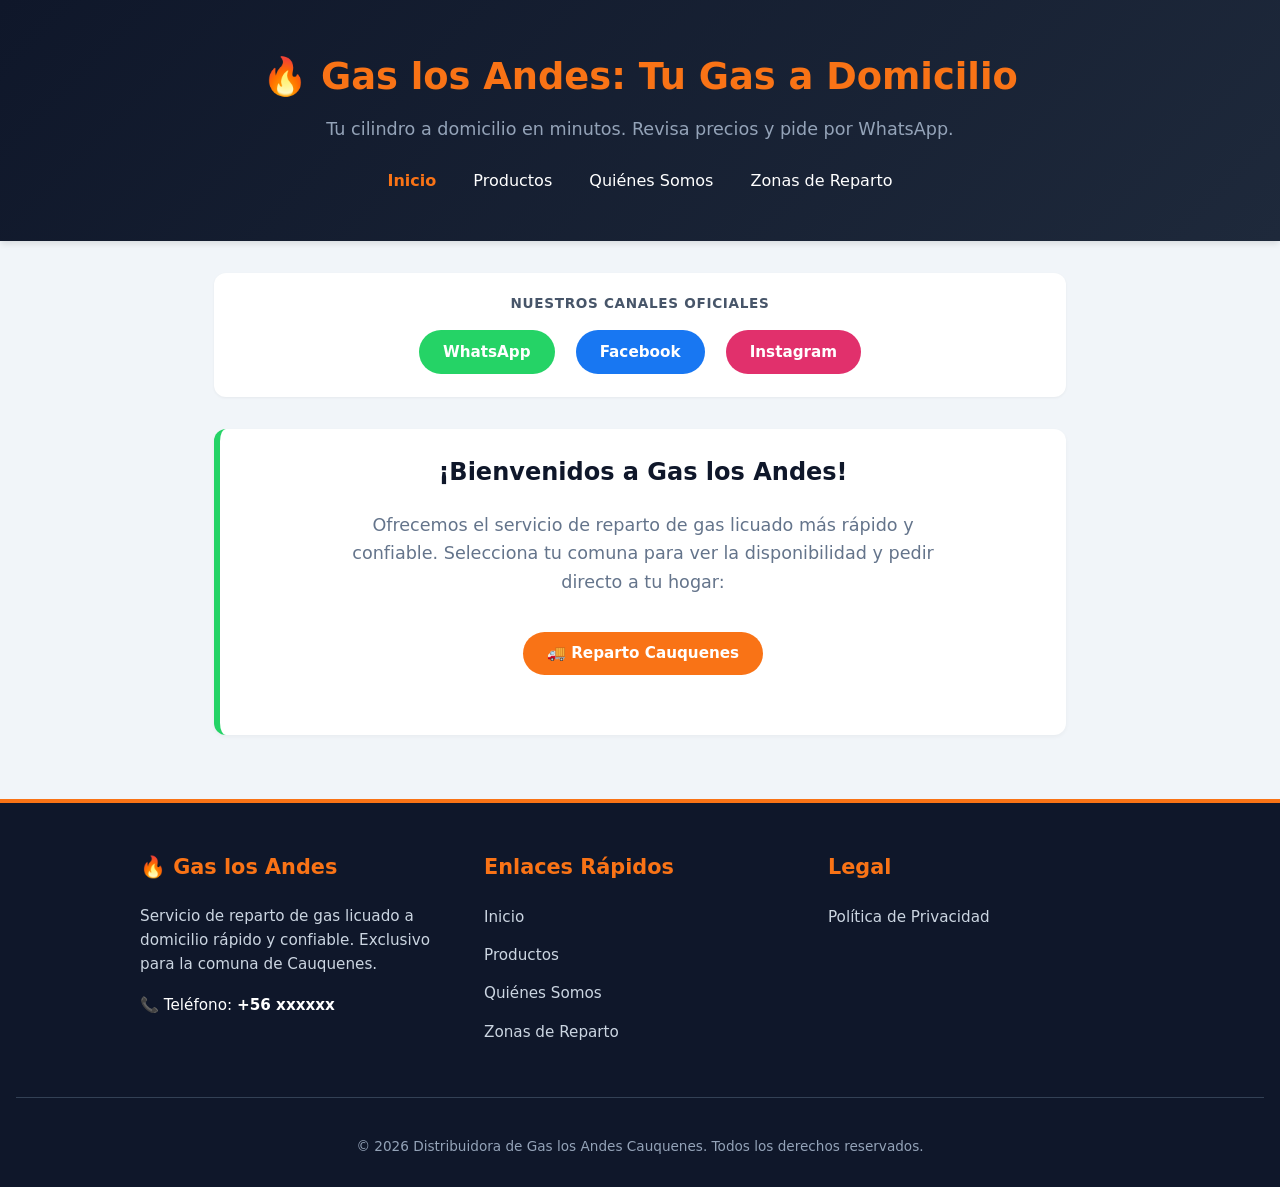
<file: index.html>
<!DOCTYPE html>
<html lang="es">
<head>
   <head>
    <meta charset="UTF-8">
    <meta name="google-site-verification" content="sRSYCV41yhmLuT-MsqksweCs7_6CHi87_nhNmnl8I60" />
    <meta name="description" content="¿Te quedaste sin gas? En Gas Los Andes te lo llevamos a la puerta de tu casa en Cauquenes de forma rápida y segura.">
    <meta name="keywords" content="Gas Express, Gas a domicilio Cauquenes, Gas los Andes, Balones de gas">
    <meta name="viewport" content="width=device-width, initial-scale=1.0">
    <title>Gas a Domicilio Cauquenes | Gas Los Andes</title>
    <link rel="stylesheet" href="styles.css">

    <!-- Datos Estructurados para Google (SEO Local) -->
    <script type="application/ld+json">
    {
      "@context": "https://schema.org",
      "@type": "GasStation",
      "name": "Distribuidora de Gas Los Andes Cauquenes",
      "description": "Servicio de reparto de gas licuado a domicilio exclusivo para la comuna de Cauquenes.",
      "url": "https://ceniciento.github.io/gas-los-andes/",
      "telephone": "+56912345678",
      "priceRange": "$$",
      "areaServed": {
        "@type": "AdministrativeArea",
        "name": "Cauquenes"
      }
    }
    </script>
</head>
    </script>
</head>
<body>
    <header>
        <h1>🔥 Gas los Andes: Tu Gas a Domicilio</h1>
        <p>Tu cilindro a domicilio en minutos. Revisa precios y pide por WhatsApp.</p>
        <nav class="main-nav">
            <a href="index.html" class="nav-link active">Inicio</a>
            <a href="productos.html" class="nav-link">Productos</a>
            <a href="nosotros.html" class="nav-link">Quiénes Somos</a>
            <a href="cauquenes.html" class="nav-link">Zonas de Reparto</a>
        </nav>
    </header>

    <div class="container">
        <div class="social-bar">
            <p>Nuestros Canales Oficiales</p>
            <div class="social-links">
                <a href="#" target="_blank" class="social-btn btn-ws" id="mainWhatsapp">WhatsApp</a>
                <a href="https://facebook.com/tu_pagina_gas" target="_blank" class="social-btn btn-fb">Facebook</a>
                <a href="https://instagram.com/tu_perfil_gas" target="_blank" class="social-btn btn-ig">Instagram</a>
            </div>
        </div>
        
        <div class="product-card clearfix" style="text-align: center; border-left: 6px solid #25d366;">
            <h2 style="color: #0f172a; margin-top: 0;">¡Bienvenidos a Gas los Andes!</h2>
            <p style="color: #64748b; font-size: 1.1rem; max-width: 600px; margin: 1rem auto;">
                Ofrecemos el servicio de reparto de gas licuado más rápido y confiable. 
                Selecciona tu comuna para ver la disponibilidad y pedir directo a tu hogar:
            </p>
            
            <div style="margin: 2rem 0;">
                <a href="cauquenes.html" class="social-btn" style="background-color: #f97316; text-decoration: none;">🚚 Reparto Cauquenes</a>
            </div>
        </div>
    </div>

    <script src="script.js"></script>

    <footer class="site-footer">
        <div class="footer-container">
            
            <!-- Columna 1: Información de la Empresa -->
            <div class="footer-column">
                <h3>🔥 Gas los Andes</h3>
                <p>Servicio de reparto de gas licuado a domicilio rápido y confiable. Exclusivo para la comuna de Cauquenes.</p>
                <p class="footer-phone">📞 Teléfono: <strong>+56 xxxxxx</strong></p>
            </div>

            <!-- Columna 2: Navegación -->
            <div class="footer-column">
                <h3>Enlaces Rápidos</h3>
                <ul>
                    <li><a href="index.html">Inicio</a></li>
                    <li><a href="productos.html">Productos</a></li>
                    <li><a href="nosotros.html">Quiénes Somos</a></li>
                    <li><a href="cauquenes.html">Zonas de Reparto</a></li>
                </ul>
            </div>

            <!-- Columna 3: Legal -->
            <div class="footer-column">
                <h3>Legal</h3>
                <ul>
                    <li><a href="privacidad.html">Política de Privacidad</a></li>
                </ul>
            </div>

        </div>

        <!-- Barra inferior de derechos -->
        <div class="footer-bottom">
            <p>&copy; 2026 Distribuidora de Gas los Andes Cauquenes. Todos los derechos reservados.</p>
        </div>
    </footer>
</body>
</html>
</file>
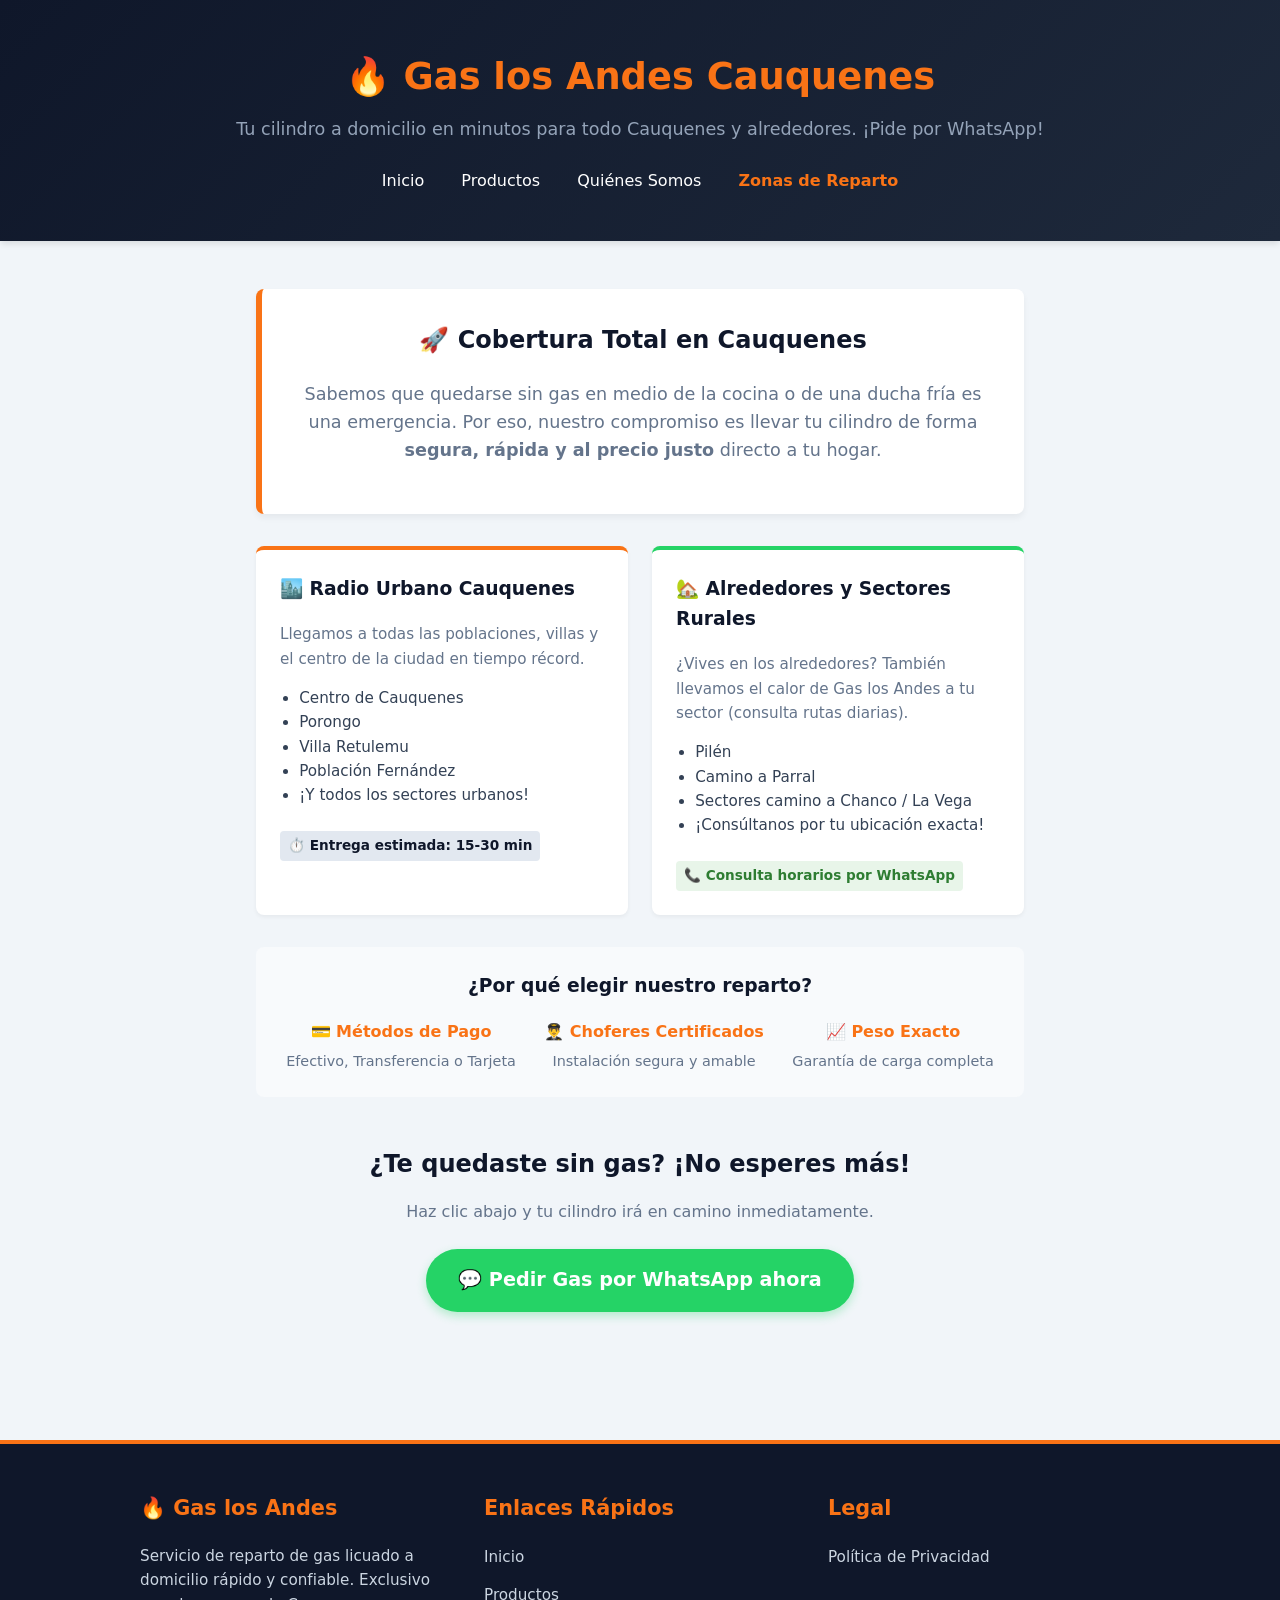
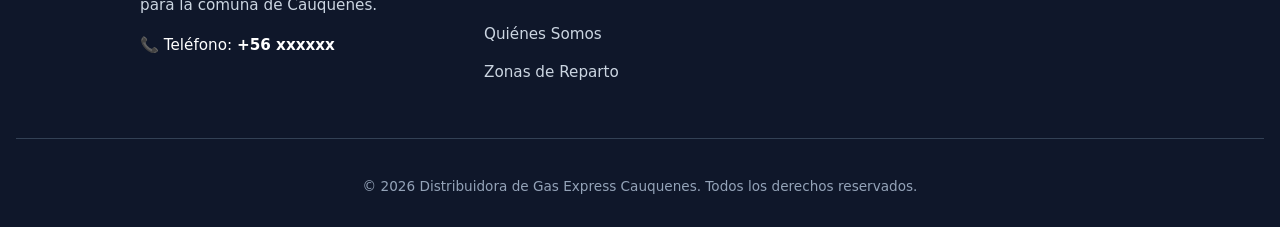
<file: cauquenes.html>
<!DOCTYPE html>
<html lang="es">
<head>
    <meta charset="UTF-8">
    <meta name="viewport" content="width=device-width, initial-scale=1.0">
    <title>Gas Los Andes - Reparto a Domicilio en Cauquenes</title>
    <meta name="description" content="Conoce más sobre Gas Los Andes en Cauquenes. Somos tu servicio de confianza para el reparto rápido de cilindros de gas licuado a domicilio.">
    <meta name="keywords" content="Gas Los Andes, Quiénes Somos, gas a domicilio, Cauquenes">
    <link rel="stylesheet" href="styles.css">
</head>
<body>

    <header>
        <h1>🔥 Gas los Andes Cauquenes</h1>
        <p>Tu cilindro a domicilio en minutos para todo Cauquenes y alrededores. ¡Pide por WhatsApp!</p>
        
        <nav class="main-nav">
            <a href="index.html" class="nav-link">Inicio</a>
            <a href="productos.html" class="nav-link">Productos</a>
            <a href="nosotros.html" class="nav-link">Quiénes Somos</a>
            <a href="cauquenes.html" class="nav-link active">Zonas de Reparto</a>
        </nav>
    </header>

    <div class="container section-container">
        
        <!-- Sección 1: Propuesta de valor de reparto -->
        <div class="product-card promo-card">
            <h2>🚀 Cobertura Total en Cauquenes</h2>
            <p>
                Sabemos que quedarse sin gas en medio de la cocina o de una ducha fría es una emergencia. Por eso, nuestro compromiso es llevar tu cilindro de forma <strong>segura, rápida y al precio justo</strong> directo a tu hogar.
            </p>
        </div>

        <!-- Sección 2: Cuadrícula de Zonas -->
        <div class="zones-grid">
            
            <!-- Zona Urbana -->
            <div class="zone-card zone-urban">
                <h3>🏙️ Radio Urbano Cauquenes</h3>
                <p>Llegamos a todas las poblaciones, villas y el centro de la ciudad en tiempo récord.</p>
                <ul class="zone-list">
                    <li>Centro de Cauquenes</li>
                    <li>Porongo</li>
                    <li>Villa Retulemu</li>
                    <li>Población Fernández</li>
                    <li>¡Y todos los sectores urbanos!</li>
                </ul>
                <span class="badge badge-gray">⏱️ Entrega estimada: 15-30 min</span>
            </div>

            <!-- Zonas Rurales -->
            <div class="zone-card zone-rural">
                <h3>🏡 Alrededores y Sectores Rurales</h3>
                <p>¿Vives en los alrededores? También llevamos el calor de Gas los Andes a tu sector (consulta rutas diarias).</p>
                <ul class="zone-list">
                    <li>Pilén</li>
                    <li>Camino a Parral</li>
                    <li>Sectores camino a Chanco / La Vega</li>
                    <li>¡Consúltanos por tu ubicación exacta!</li>
                </ul>
                <span class="badge badge-green">📞 Consulta horarios por WhatsApp</span>
            </div>

        </div>

        <!-- Sección 3: Beneficios Rápidos -->
        <div class="benefits-panel">
            <h3>¿Por qué elegir nuestro reparto?</h3>
            <div class="benefits-box">
                <div class="benefit-item">
                    <h4>💳 Métodos de Pago</h4>
                    <p>Efectivo, Transferencia o Tarjeta</p>
                </div>
                <div class="benefit-item">
                    <h4>👨‍✈️ Choferes Certificados</h4>
                    <p>Instalación segura y amable</p>
                </div>
                <div class="benefit-item">
                    <h4>📈 Peso Exacto</h4>
                    <p>Garantía de carga completa</p>
                </div>
            </div>
        </div>

        <!-- Sección 4: Llamado a la acción -->
        <div class="cta-section">
            <h2>¿Te quedaste sin gas? ¡No esperes más!</h2>
            <p>Haz clic abajo y tu cilindro irá en camino inmediatamente.</p>
            <a href="https://wa.me/56912345678?text=Hola,%20quiero%20pedir%20un%20cilindro%20en%20Cauquenes" target="_blank" class="wsp-cta-btn">
                💬 Pedir Gas por WhatsApp ahora
            </a>
        </div>

    </div>

    <script src="script.js"></script>

    <!-- PIE DE PÁGINA -->
    <footer class="site-footer">
        <div class="footer-container">
            
            <!-- Columna 1: Información de la Empresa -->
            <div class="footer-column">
                <h3>🔥 Gas los Andes</h3>
                <p>Servicio de reparto de gas licuado a domicilio rápido y confiable. Exclusivo para la comuna de Cauquenes.</p>
                <p class="footer-phone">📞 Teléfono: <strong>+56 xxxxxx</strong></p>
            </div>

            <!-- Columna 2: Navegación -->
            <div class="footer-column">
                <h3>Enlaces Rápidos</h3>
                <ul>
                    <li><a href="index.html">Inicio</a></li>
                    <li><a href="productos.html">Productos</a></li>
                    <li><a href="nosotros.html">Quiénes Somos</a></li>
                    <li><a href="cauquenes.html">Zonas de Reparto</a></li>
                </ul>
            </div>

            <!-- Columna 3: Legal -->
            <div class="footer-column">
                <h3>Legal</h3>
                <ul>
                    <li><a href="privacidad.html">Política de Privacidad</a></li>
                </ul>
            </div>

        </div>

        <!-- Barra inferior de derechos -->
        <div class="footer-bottom">
            <p>&copy; 2026 Distribuidora de Gas Express Cauquenes. Todos los derechos reservados.</p>
        </div>
    </footer>
</body>
</html>
</file>
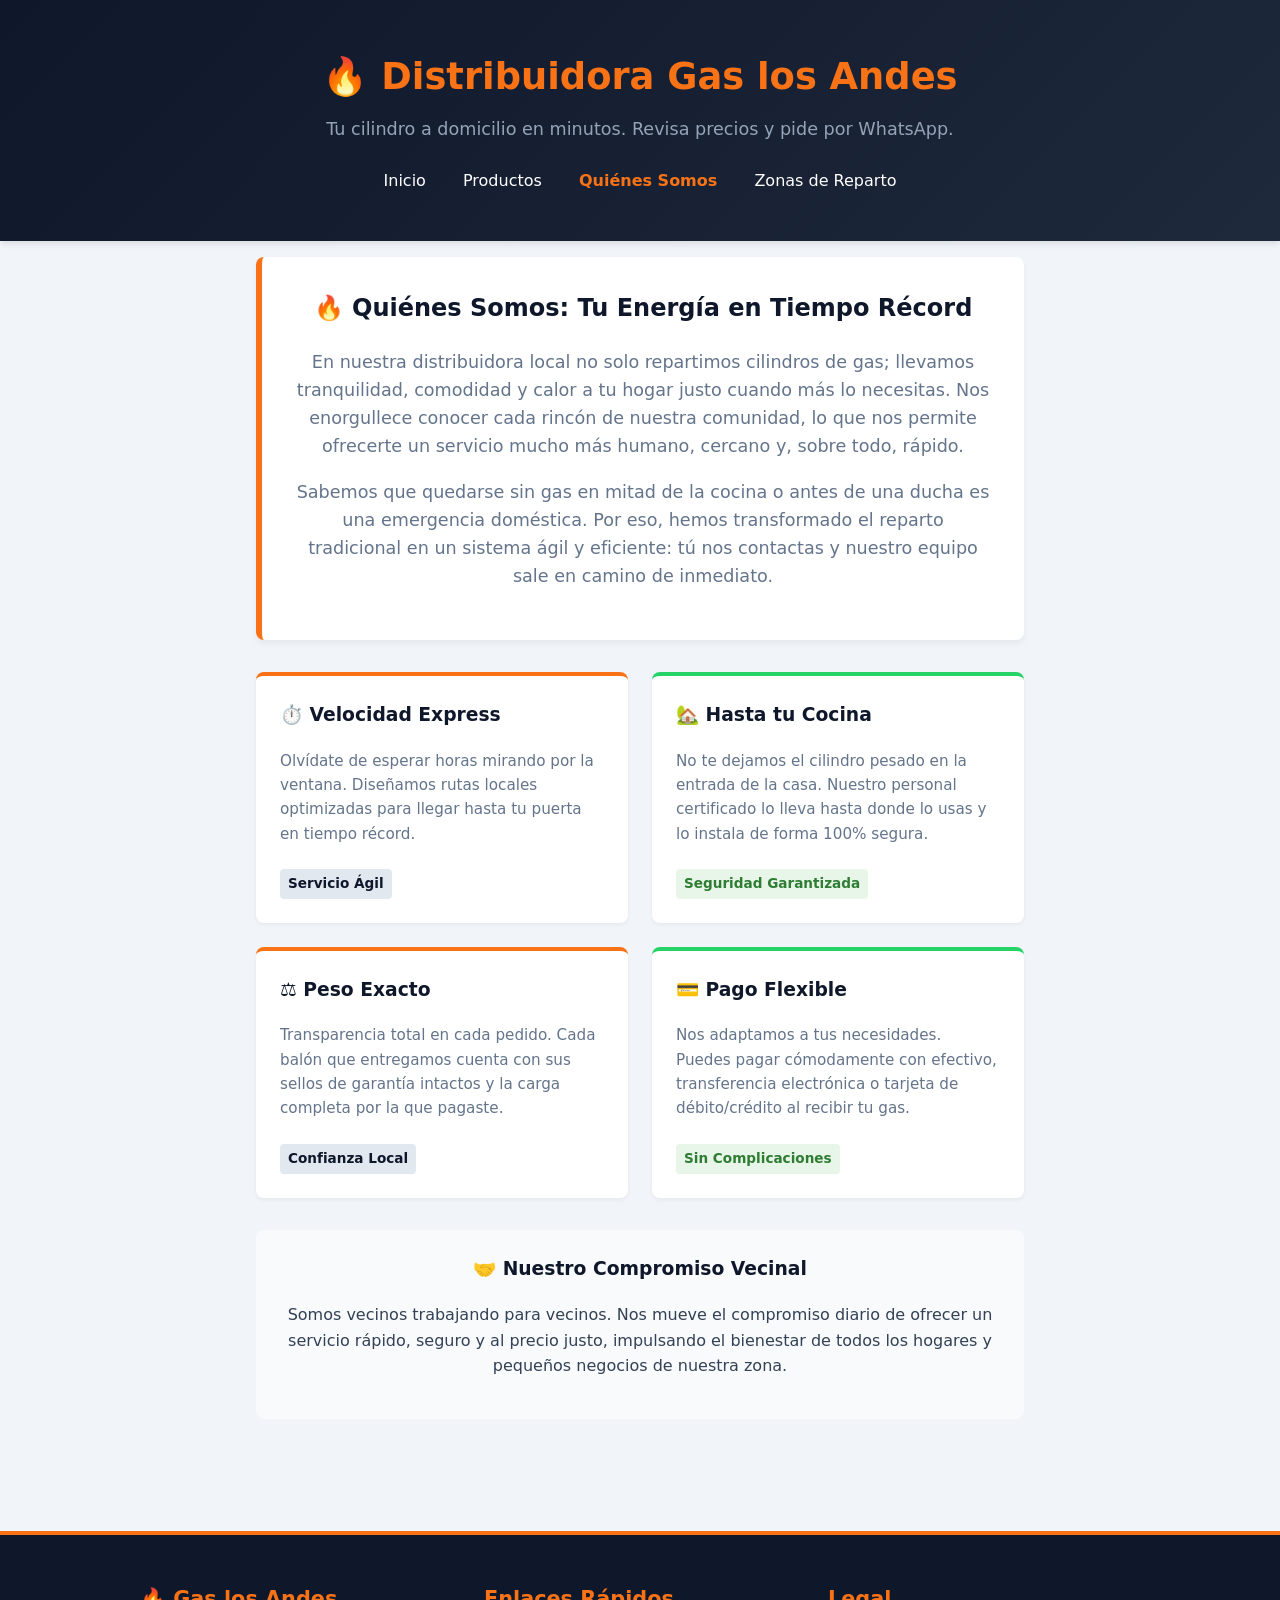
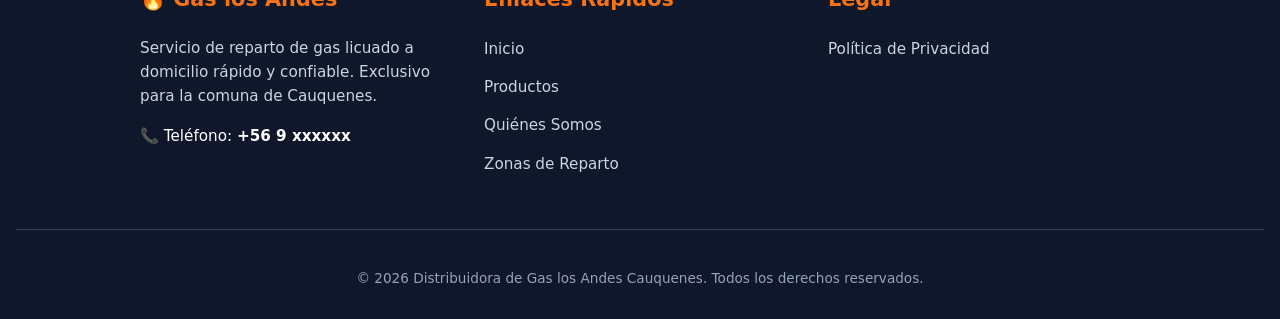
<file: nosotros.html>
<!DOCTYPE html>
<html lang="es">
<head>
    <meta charset="UTF-8">
    <meta name="description" content="Conoce más sobre Gas Los Andes, la distribuidora de gas licuado líder en el reparto a domicilio en Cauquenes.">
    <meta name="keywords" content="Gas Los Andes, Quiénes Somos, gas a domicilio, Cauquenes">
    <meta name="viewport" content="width=device-width, initial-scale=1.0">
    <title>Gas Los Andes - Quiénes Somos</title>
    <link rel="stylesheet" href="styles.css">
</head>
<body>
    <header>
        <h1>🔥 Distribuidora Gas los Andes</h1>
        <p>Tu cilindro a domicilio en minutos. Revisa precios y pide por WhatsApp.</p>
        <nav class="main-nav">
            <a href="index.html" class="nav-link">Inicio</a>
            <a href="productos.html" class="nav-link">Productos</a>
            <a href="nosotros.html" class="nav-link active">Quiénes Somos</a>
            <a href="cauquenes.html" class="nav-link">Zonas de Reparto</a>
        </nav>
    </header>

    <main class="section-container">
        <section class="promo-card">
            <h2>🔥 Quiénes Somos: Tu Energía en Tiempo Récord</h2>
            <p>
                En nuestra distribuidora local no solo repartimos cilindros de gas; llevamos tranquilidad, comodidad y calor a tu hogar justo cuando más lo necesitas. Nos enorgullece conocer cada rincón de nuestra comunidad, lo que nos permite ofrecerte un servicio mucho más humano, cercano y, sobre todo, rápido.
            </p>
            <p>
                Sabemos que quedarse sin gas en mitad de la cocina o antes de una ducha es una emergencia doméstica. Por eso, hemos transformado el reparto tradicional en un sistema ágil y eficiente: tú nos contactas y nuestro equipo sale en camino de inmediato.
            </p>
        </section>

        <section class="zones-grid">
            <article class="zone-card zone-urban">
                <h3>⏱️ Velocidad Express</h3>
                <p>
                    Olvídate de esperar horas mirando por la ventana. Diseñamos rutas locales optimizadas para llegar hasta tu puerta en tiempo récord.
                </p>
                <span class="badge badge-gray">Servicio Ágil</span>
            </article>

            <article class="zone-card zone-rural">
                <h3>🏡 Hasta tu Cocina</h3>
                <p>
                    No te dejamos el cilindro pesado en la entrada de la casa. Nuestro personal certificado lo lleva hasta donde lo usas y lo instala de forma 100% segura.
                </p>
                <span class="badge badge-green">Seguridad Garantizada</span>
            </article>

            <article class="zone-card zone-urban">
                <h3>⚖️ Peso Exacto</h3>
                <p>
                    Transparencia total en cada pedido. Cada balón que entregamos cuenta con sus sellos de garantía intactos y la carga completa por la que pagaste.
                </p>
                <span class="badge badge-gray">Confianza Local</span>
            </article>

            <article class="zone-card zone-rural">
                <h3>💳 Pago Flexible</h3>
                <p>
                    Nos adaptamos a tus necesidades. Puedes pagar cómodamente con efectivo, transferencia electrónica o tarjeta de débito/crédito al recibir tu gas.
                </p>
                <span class="badge badge-green">Sin Complicaciones</span>
            </article>
        </section>

        <section class="benefits-panel">
            <h3>🤝 Nuestro Compromiso Vecinal</h3>
            <p>
                Somos vecinos trabajando para vecinos. Nos mueve el compromiso diario de ofrecer un servicio rápido, seguro y al precio justo, impulsando el bienestar de todos los hogares y pequeños negocios de nuestra zona.
            </p>
        </section>
    </main>
       
    <script src="script.js"></script>

    <!-- PIE DE PÁGINA -->
    <footer class="site-footer">
        <div class="footer-container">
            
            <!-- Columna 1: Información de la Empresa -->
            <div class="footer-column">
                <h3>🔥 Gas los Andes</h3>
                <p>Servicio de reparto de gas licuado a domicilio rápido y confiable. Exclusivo para la comuna de Cauquenes.</p>
                <p class="footer-phone">📞 Teléfono: <strong>+56 9 xxxxxx</strong></p>
            </div>

            <!-- Columna 2: Navegación -->
            <div class="footer-column">
                <h3>Enlaces Rápidos</h3>
                <ul>
                    <li><a href="index.html">Inicio</a></li>
                    <li><a href="productos.html">Productos</a></li>
                    <li><a href="nosotros.html">Quiénes Somos</a></li>
                    <li><a href="cauquenes.html">Zonas de Reparto</a></li>
                </ul>
            </div>

            <!-- Columna 3: Legal -->
            <div class="footer-column">
                <h3>Legal</h3>
                <ul>
                    <li><a href="privacidad.html">Política de Privacidad</a></li>
                </ul>
            </div>

        </div>

        <!-- Barra inferior de derechos -->
        <div class="footer-bottom">
            <p>&copy; 2026 Distribuidora de Gas los Andes Cauquenes. Todos los derechos reservados.</p>
        </div>
    </footer>
</body>
</html>
</file>
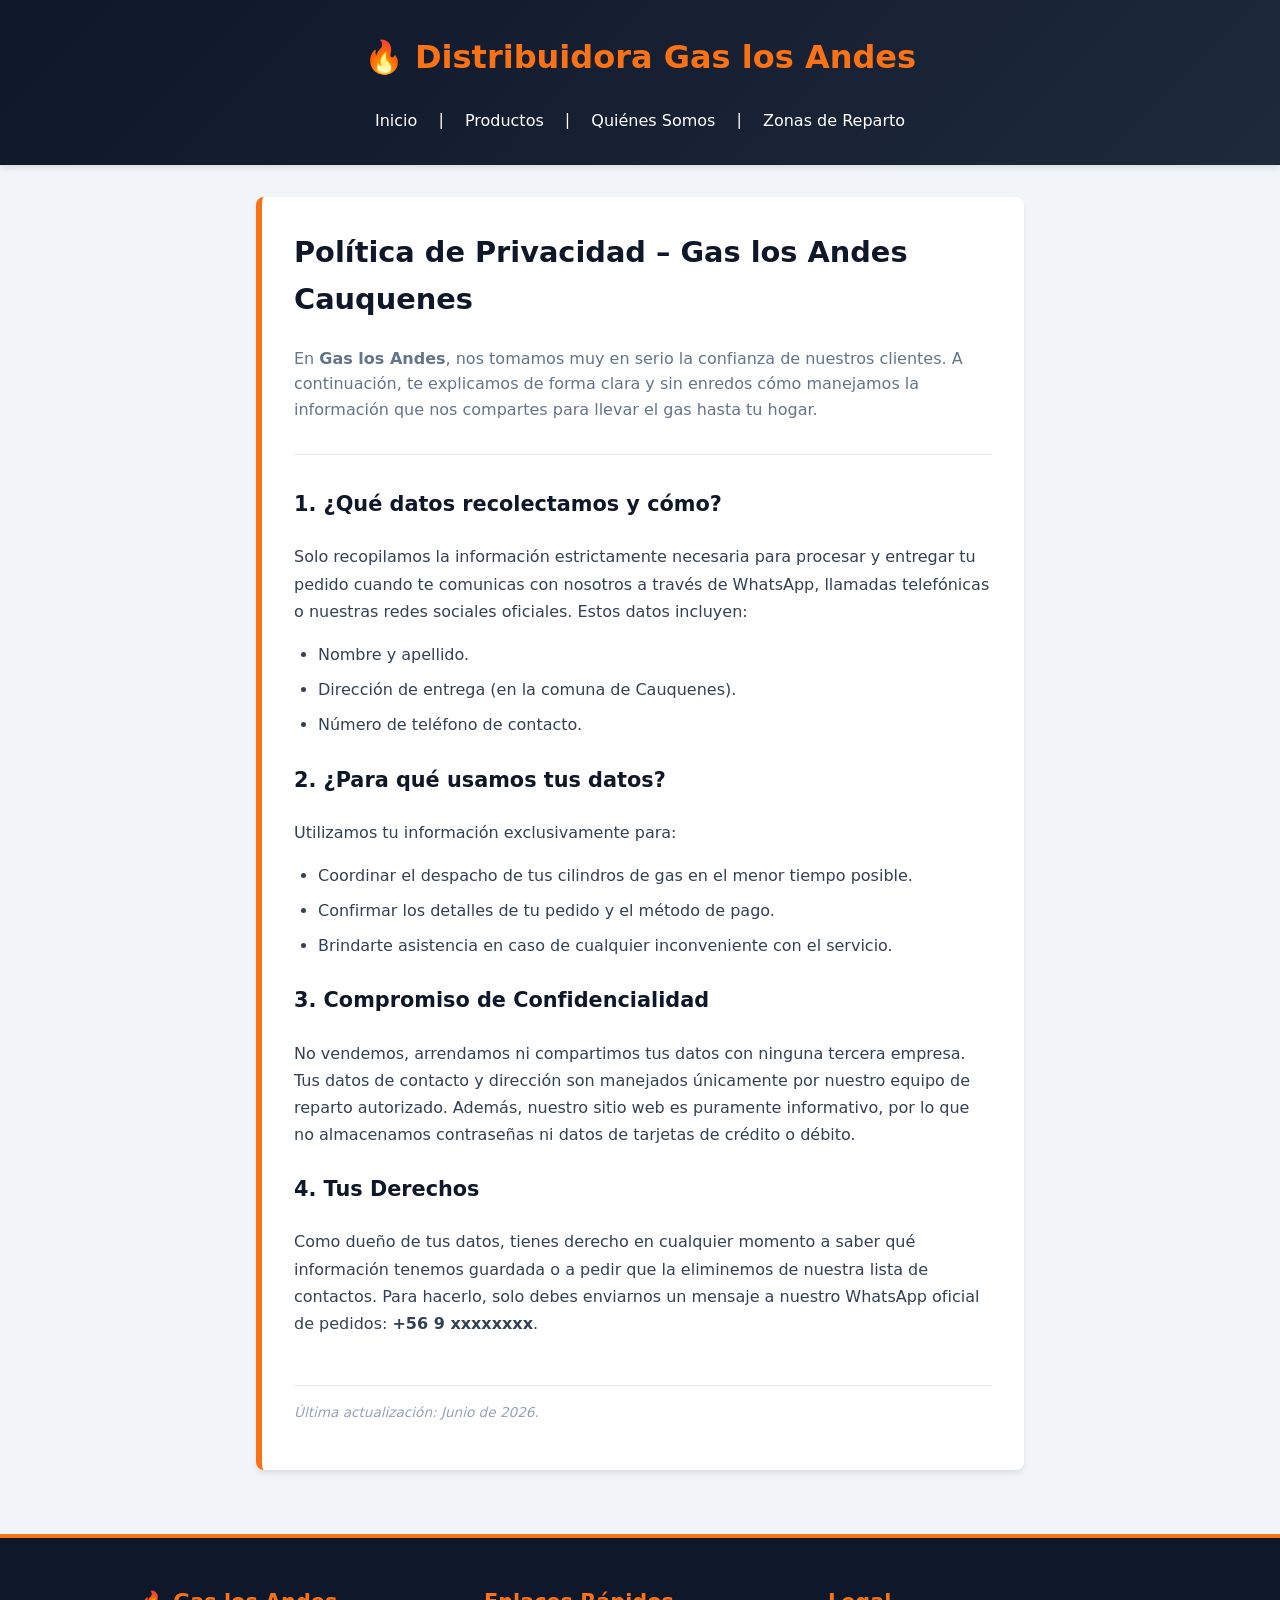
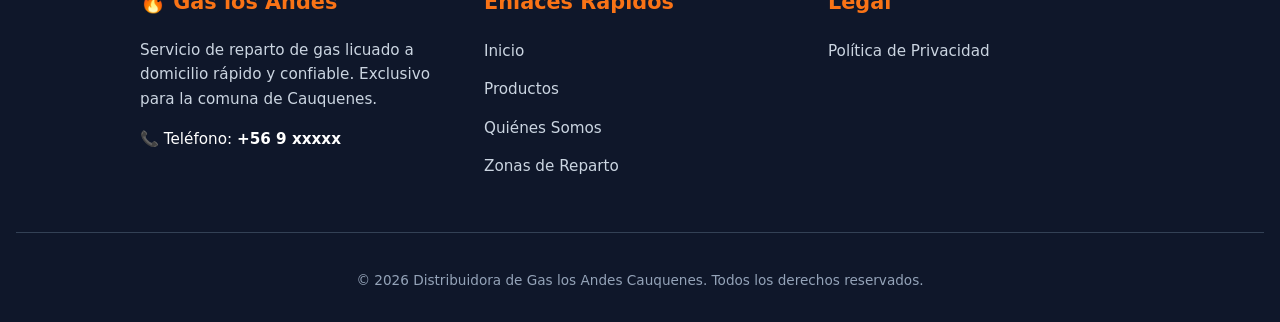
<file: privacidad.html>
<!DOCTYPE html>
<html lang="es">
<head>
    <meta charset="UTF-8">
    <meta name="description" content="Política de Privacidad de Gas Los Andes. Conoce cómo protegemos y tratamos tus datos de manera segura al solicitar tu reparto de gas a domicilio en Cauquenes.">
    <meta name="keywords" content="Gas Los Andes, Política de Privacidad, datos seguros, gas a domicilio, Cauquenes">
    <meta name="viewport" content="width=device-width, initial-scale=1.0">
    <title>Política de Privacidad - Gas Los Andes</title>
    <link rel="stylesheet" href="styles.css">
</head>
<body>

    <!-- ENCABEZADO -->
    <header class="site-header">
        <h1>🔥 Distribuidora Gas los Andes</h1>
        <nav class="site-nav">
            <a href="index.html">Inicio</a> | 
            <a href="productos.html">Productos</a> | 
            <a href="nosotros.html">Quiénes Somos</a> | 
            <a href="cauquenes.html">Zonas de Reparto</a>
        </nav>
    </header>

    <!-- CONTENIDO DE LA POLÍTICA -->
    <div class="container-privacy">
        <div class="privacy-card">
            
            <h2>Política de Privacidad – Gas los Andes Cauquenes</h2>
            
            <p class="privacy-intro">
                En <strong>Gas los Andes</strong>, nos tomamos muy en serio la confianza de nuestros clientes. A continuación, te explicamos de forma clara y sin enredos cómo manejamos la información que nos compartes para llevar el gas hasta tu hogar.
            </p>

            <hr class="privacy-divider">

            <div class="privacy-body">
                
                <h3>1. ¿Qué datos recolectamos y cómo?</h3>
                <p>Solo recopilamos la información estrictamente necesaria para procesar y entregar tu pedido cuando te comunicas con nosotros a través de WhatsApp, llamadas telefónicas o nuestras redes sociales oficiales. Estos datos incluyen:</p>
                <ul>
                    <li>Nombre y apellido.</li>
                    <li>Dirección de entrega (en la comuna de Cauquenes).</li>
                    <li>Número de teléfono de contacto.</li>
                </ul>

                <h3>2. ¿Para qué usamos tus datos?</h3>
                <p>Utilizamos tu información exclusivamente para:</p>
                <ul>
                    <li>Coordinar el despacho de tus cilindros de gas en el menor tiempo posible.</li>
                    <li>Confirmar los detalles de tu pedido y el método de pago.</li>
                    <li>Brindarte asistencia en caso de cualquier inconveniente con el servicio.</li>
                </ul>

                <h3>3. Compromiso de Confidencialidad</h3>
                <p>No vendemos, arrendamos ni compartimos tus datos con ninguna tercera empresa. Tus datos de contacto y dirección son manejados únicamente por nuestro equipo de reparto autorizado. Además, nuestro sitio web es puramente informativo, por lo que no almacenamos contraseñas ni datos de tarjetas de crédito o débito.</p>

                <h3>4. Tus Derechos</h3>
                <p>Como dueño de tus datos, tienes derecho en cualquier momento a saber qué información tenemos guardada o a pedir que la eliminemos de nuestra lista de contactos. Para hacerlo, solo debes enviarnos un mensaje a nuestro WhatsApp oficial de pedidos: <strong>+56 9 xxxxxxxx</strong>.</p>

            </div>

            <p class="privacy-footer">
                <em>Última actualización: Junio de 2026.</em>
            </p>
            
        </div>
    </div>

    <!-- PIE DE PÁGINA -->
    <footer class="site-footer">
        <div class="footer-container">
            
            <div class="footer-column">
                <h3>🔥 Gas los Andes</h3>
                <p>Servicio de reparto de gas licuado a domicilio rápido y confiable. Exclusivo para la comuna de Cauquenes.</p>
                <p class="footer-phone">📞 Teléfono: <strong>+56 9 xxxxx</strong></p>
            </div>

            <div class="footer-column">
                <h3>Enlaces Rápidos</h3>
                <ul>
                    <li><a href="index.html">Inicio</a></li>
                    <li><a href="productos.html">Productos</a></li>
                    <li><a href="nosotros.html">Quiénes Somos</a></li>
                    <li><a href="cauquenes.html">Zonas de Reparto</a></li>
                </ul>
            </div>

            <div class="footer-column">
                <h3>Legal</h3>
                <ul>
                    <li><a href="privacidad.html">Política de Privacidad</a></li>
                </ul>
            </div>

        </div>

        <div class="footer-bottom">
            <p>&copy; 2026 Distribuidora de Gas los Andes Cauquenes. Todos los derechos reservados.</p>
        </div>
    </footer>

    <script src="script.js"></script>
</body>
</html>
</file>
<file: styles.css>
/* ==========================================================================
   1. RESET BÁSICO Y CONFIGURACIÓN GLOBAL
   ========================================================================== */
*, *::before, *::after {
    box-shadow: none;
    box-sizing: border-box;
}

body {
    font-family: 'Segoe UI', system-ui, -apple-system, sans-serif;
    margin: 0;
    padding: 0;
    background-color: #f1f5f9;
    color: #334155;
    line-height: 1.6;
}

/* ==========================================================================
   2. ESTRUCTURA Y CONTENEDORES
   ========================================================================== */
.container,
.section-container,
.container-privacy {
    margin-right: auto;
    margin-left: auto;
    padding: 0 1.5rem;
}

.container { max-width: 900px; margin-top: 2rem; margin-bottom: 2rem; }
.section-container { max-width: 800px; padding: 1rem; }
.container-privacy { max-width: 800px; margin-top: 2rem; margin-bottom: 2rem; padding: 0 1rem; }

/* ==========================================================================
   3. CABECERA (HEADER) Y NAVEGACIÓN
   ========================================================================== */
header,
.site-header {
    background: linear-gradient(135deg, #0f172a, #1e293b);
    color: #ffffff;
    text-align: center;
    box-shadow: 0 4px 6px -1px rgba(0, 0, 0, 0.1);
}

header { padding: 3rem 1rem; }
.site-header { padding: 2rem 1rem; }

header h1,
.site-header h1 {
    margin: 0;
    color: #f97316; /* Naranja corporativo */
}

header h1 { font-size: 2.3rem; }
.site-header h1 { font-size: 2rem; }

header p {
    margin: 0.5rem 0 0 0;
    color: #94a3b8;
    font-size: 1.1rem;
}

/* Menús de Navegación Unificados */
.main-nav,
.site-nav {
    margin-top: 1.5rem;
    text-align: center;
}

.main-nav { color: #ffffff; }

.nav-link,
.site-nav a {
    color: #ffffff;
    margin: 0 1rem;
    text-decoration: none;
    display: inline-block;
    vertical-align: middle;
    transition: color 0.2s ease;
}

.nav-link:hover,
.nav-link.active,
.site-nav a:hover {
    color: #f97316;
}

.nav-link.active {
    font-weight: bold;
}

/* ==========================================================================
   4. COMPONENTES DE REDES SOCIALES
   ========================================================================== */
.social-bar {
    background-color: #ffffff;
    padding: 1.2rem;
    border-radius: 12px;
    box-shadow: 0 1px 3px rgba(0, 0, 0, 0.05);
    margin-bottom: 2rem;
    text-align: center;
}

.social-bar p {
    margin: 0 0 0.75rem 0;
    font-weight: 700;
    color: #475569;
    font-size: 0.85rem;
    text-transform: uppercase;
    letter-spacing: 0.05em;
}

.social-btn {
    display: inline-block;
    margin: 0.25rem 0.5rem;
    padding: 0.6rem 1.5rem;
    border-radius: 30px;
    color: #ffffff;
    text-decoration: none;
    font-size: 0.95rem;
    font-weight: 600;
    transition: transform 0.2s;
}

.social-btn:hover {
    transform: translateY(-2px);
}

.btn-ws { background-color: #25d366; }
.btn-fb { background-color: #1877f2; }
.btn-ig { background-color: #e1306c; }

/* ==========================================================================
   5. CONTROLES Y BUSCADOR
   ========================================================================== */
.controls-section {
    background-color: #ffffff;
    padding: 1rem;
    border-radius: 12px;
    margin-bottom: 1.5rem;
    box-shadow: 0 1px 3px rgba(0, 0, 0, 0.05);
}

.search-box {
    width: 100%;
    padding: 0.8rem 1rem;
    border: 1px solid #cbd5e1;
    border-radius: 8px;
    font-size: 1rem;
    outline: none;
}

.search-box:focus {
    border-color: #f97316;
    box-shadow: 0 0 0 2px rgba(249, 115, 22, 0.2);
}

/* ==========================================================================
   6. TARJETAS DE PRODUCTO / PROMOCIONES
   ========================================================================== */
.product-card,
.promo-card,
.privacy-card {
    background-color: #ffffff;
    border-radius: 12px;
    padding: 1.5rem;
    margin-bottom: 1.5rem;
    border-left: 6px solid #f97316;
    box-shadow: 0 2px 4px rgba(0, 0, 0, 0.04);
}

.product-img {
    width: 100px;
    height: 100px;
    object-fit: contain;
    float: left;
    margin-right: 1.5rem;
    background-color: #f8fafc;
    border-radius: 8px;
    padding: 6px;
    border: 1px solid #e2e8f0;
}

.product-header {
    margin: 0 0 0.25rem 0;
    font-size: 1.4rem;
    color: #0f172a;
}

.product-desc {
    margin: 0 0 1rem 0;
    color: #64748b;
    font-size: 0.95rem;
}

.product-footer {
    margin-top: 1rem;
    border-top: 1px solid #f1f5f9;
    padding-top: 0.75rem;
}

.product-price {
    font-size: 1.5rem;
    font-weight: 700;
    color: #0f172a;
    display: inline-block;
    margin-top: 0.25rem;
}

.btn-buy {
    display: inline-block;
    background-color: #25d366;
    color: white;
    text-decoration: none;
    padding: 0.6rem 1.4rem;
    border-radius: 8px;
    font-weight: 700;
    box-shadow: 0 2px 4px rgba(37, 211, 102, 0.2);
}

.btn-buy:hover {
    background-color: #22c55e;
}

.clearfix::after {
    content: "";
    clear: both;
    display: table;
}

/* ==========================================================================
   7. PÁGINA DE COBERTURA (ZONAS DE REPARTO)
   ========================================================================== */
.promo-card {
    text-align: center;
    padding: 2rem;
    margin-bottom: 2rem;
    border-radius: 8px;
    box-shadow: 0 4px 6px rgba(0, 0, 0, 0.05);
}

.promo-card h2,
.zone-card h3,
.benefits-panel h3,
.cta-section h2,
.privacy-card h2,
.privacy-body h3 {
    color: #0f172a;
    margin-top: 0;
}

.promo-card p,
.zone-card p,
.cta-section p,
.privacy-intro {
    color: #64748b;
}

.promo-card p {
    font-size: 1.1rem;
    line-height: 1.6;
}

/* Rejilla de Zonas */
.zones-grid {
    display: grid;
    grid-template-columns: repeat(auto-fit, minmax(280px, 1fr));
    gap: 1.5rem;
    margin-bottom: 2rem;
}

.zone-card {
    background: #ffffff;
    padding: 1.5rem;
    border-radius: 8px;
    box-shadow: 0 2px 4px rgba(0, 0, 0, 0.05);
}

.zone-card p {
    font-size: 0.95rem;
}

.zone-urban { border-top: 4px solid #f97316; }
.zone-rural { border-top: 4px solid #25d366; }

.zone-list {
    color: #334155;
    padding-left: 1.2rem;
    font-size: 0.95rem;
    line-height: 1.6;
}

/* Badges / Etiquetas */
.badge {
    display: inline-block;
    padding: 0.25rem 0.5rem;
    border-radius: 4px;
    font-size: 0.85rem;
    font-weight: bold;
    margin-top: 0.5rem;
}

.badge-gray { background: #e2e8f0; color: #0f172a; }
.badge-green { background: #e8f5e9; color: #2e7d32; }

/* Panel de Beneficios y CTA */
.benefits-panel {
    background: #f8fafc;
    padding: 1.5rem;
    border-radius: 8px;
    margin-bottom: 2rem;
    text-align: center;
}

.benefits-box {
    display: flex;
    flex-wrap: wrap;
    justify-content: space-around;
    gap: 1rem;
    margin-top: 1rem;
}

.benefit-item h4 { margin: 0; color: #f97316; }
.benefit-item p { margin: 5px 0 0 0; font-size: 0.9rem; color: #64748b; }

.cta-section { text-align: center; margin: 3rem 0; }
.cta-section h2 { margin-bottom: 0.5rem; }
.cta-section p { margin-bottom: 1.5rem; }

.wsp-cta-btn {
    background-color: #25d366;
    color: white;
    text-decoration: none;
    padding: 1rem 2rem;
    font-size: 1.2rem;
    font-weight: bold;
    border-radius: 50px;
    display: inline-block;
    box-shadow: 0 4px 10px rgba(37, 211, 102, 0.3);
    transition: transform 0.2s, background-color 0.2s;
}

.wsp-cta-btn:hover {
    transform: scale(1.03);
    background-color: #20ba5a;
}

/* ==========================================================================
   8. PÁGINA DE PRIVACIDAD
   ========================================================================== */
.privacy-card { border-radius: 8px; box-shadow: 0 4px 6px -1px rgba(0,0,0,0.1); padding: 2rem; }
.privacy-card h2 { font-size: 1.8rem; }
.privacy-intro { line-height: 1.6; margin-bottom: 2rem; }
.privacy-divider { border: 0; border-top: 1px solid #e2e8f0; margin: 2rem 0; }
.privacy-body { color: #334155; line-height: 1.7; }
.privacy-body h3 { margin-top: 1.5rem; font-size: 1.3rem; }
.privacy-body ul { padding-left: 1.5rem; margin-bottom: 1.5rem; }
.privacy-body li { margin-bottom: 0.5rem; }
.privacy-footer { color: #94a3b8; font-size: 0.85rem; margin-top: 3rem; border-top: 1px solid #e2e8f0; padding-top: 1rem; }

/* ==========================================================================
   9. PANEL DE ADMINISTRACIÓN
   ========================================================================== */
.admin-section {
    background-color: #0f172a;
    color: #f8fafc;
    padding: 2rem;
    border-radius: 12px;
    margin-top: 4rem;
    box-shadow: 0 10px 15px -3px rgba(0, 0, 0, 0.2);
}

.admin-section h2 { margin-top: 0; color: #f97316; font-size: 1.5rem; }
.form-group { margin-bottom: 1.25rem; }
.form-group label { display: block; margin-bottom: 0.4rem; color: #94a3b8; font-size: 0.9rem; }

.form-control,
textarea {
    width: 100%;
    border-radius: 6px;
    border: 1px solid #334155;
    background-color: #1e293b;
    color: #f8fafc;
    font-size: 1rem;
}

.form-control { padding: 0.75rem; }

textarea {
    font-family: monospace;
    color: #38bdf8;
    height: 150px;
    padding: 1rem;
    resize: vertical;
}

.btn-admin {
    background-color: #f97316;
    color: white;
    border: none;
    padding: 0.75rem 1.5rem;
    font-weight: 600;
    border-radius: 6px;
    cursor: pointer;
    margin-right: 0.5rem;
    margin-bottom: 0.5rem;
}

.btn-admin:hover { background-color: #ea580c; }
.btn-secondary { background-color: #475569; }
.btn-secondary:hover { background-color: #334155; }

/* ==========================================================================
   10. PIE DE PÁGINA (FOOTER)
   ========================================================================== */
.site-footer {
    background-color: #0f172a;
    color: #ffffff;
    padding: 3rem 1rem 1rem 1rem;
    margin-top: 4rem;
    border-top: 4px solid #f97316;
}

.footer-container {
    display: flex;
    justify-content: space-between;
    flex-wrap: wrap;
    max-width: 1000px;
    margin: 0 auto;
    gap: 2rem;
}

.footer-column { flex: 1; min-width: 250px; }
.footer-column h3 { color: #f97316; margin-top: 0; margin-bottom: 1.2rem; font-size: 1.3rem; }
.footer-column p { color: #cbd5e1; font-size: 0.95rem; }
.footer-phone { margin-top: 1rem; color: #ffffff !important; }
.footer-column ul { list-style: none; padding: 0; margin: 0; }
.footer-column ul li { margin-bottom: 0.8rem; }

.footer-column ul li a {
    color: #cbd5e1;
    text-decoration: none;
    transition: color 0.2s ease;
    font-size: 0.95rem;
}

.footer-column ul li a:hover { color: #f97316; }
.footer-bottom { text-align: center; border-top: 1px solid #334155; margin-top: 2.5rem; padding-top: 1.5rem; font-size: 0.85rem; color: #94a3b8; }

/* ==========================================================================
   11. MEDIA QUERIES (RESPONSIVE DESIGN)
   ========================================================================== */
@media (max-width: 600px) {
    .footer-container {
        flex-direction: column;
        text-align: center;
    }
    .product-img {
        float: none;
        margin: 0 auto 1rem auto;
        display: block;
    }
    .btn-buy,
    .product-price {
        display: block;
        text-align: center;
    }
    .btn-buy {
        float: none;
        margin-top: 1rem;
    }
}
</file>
